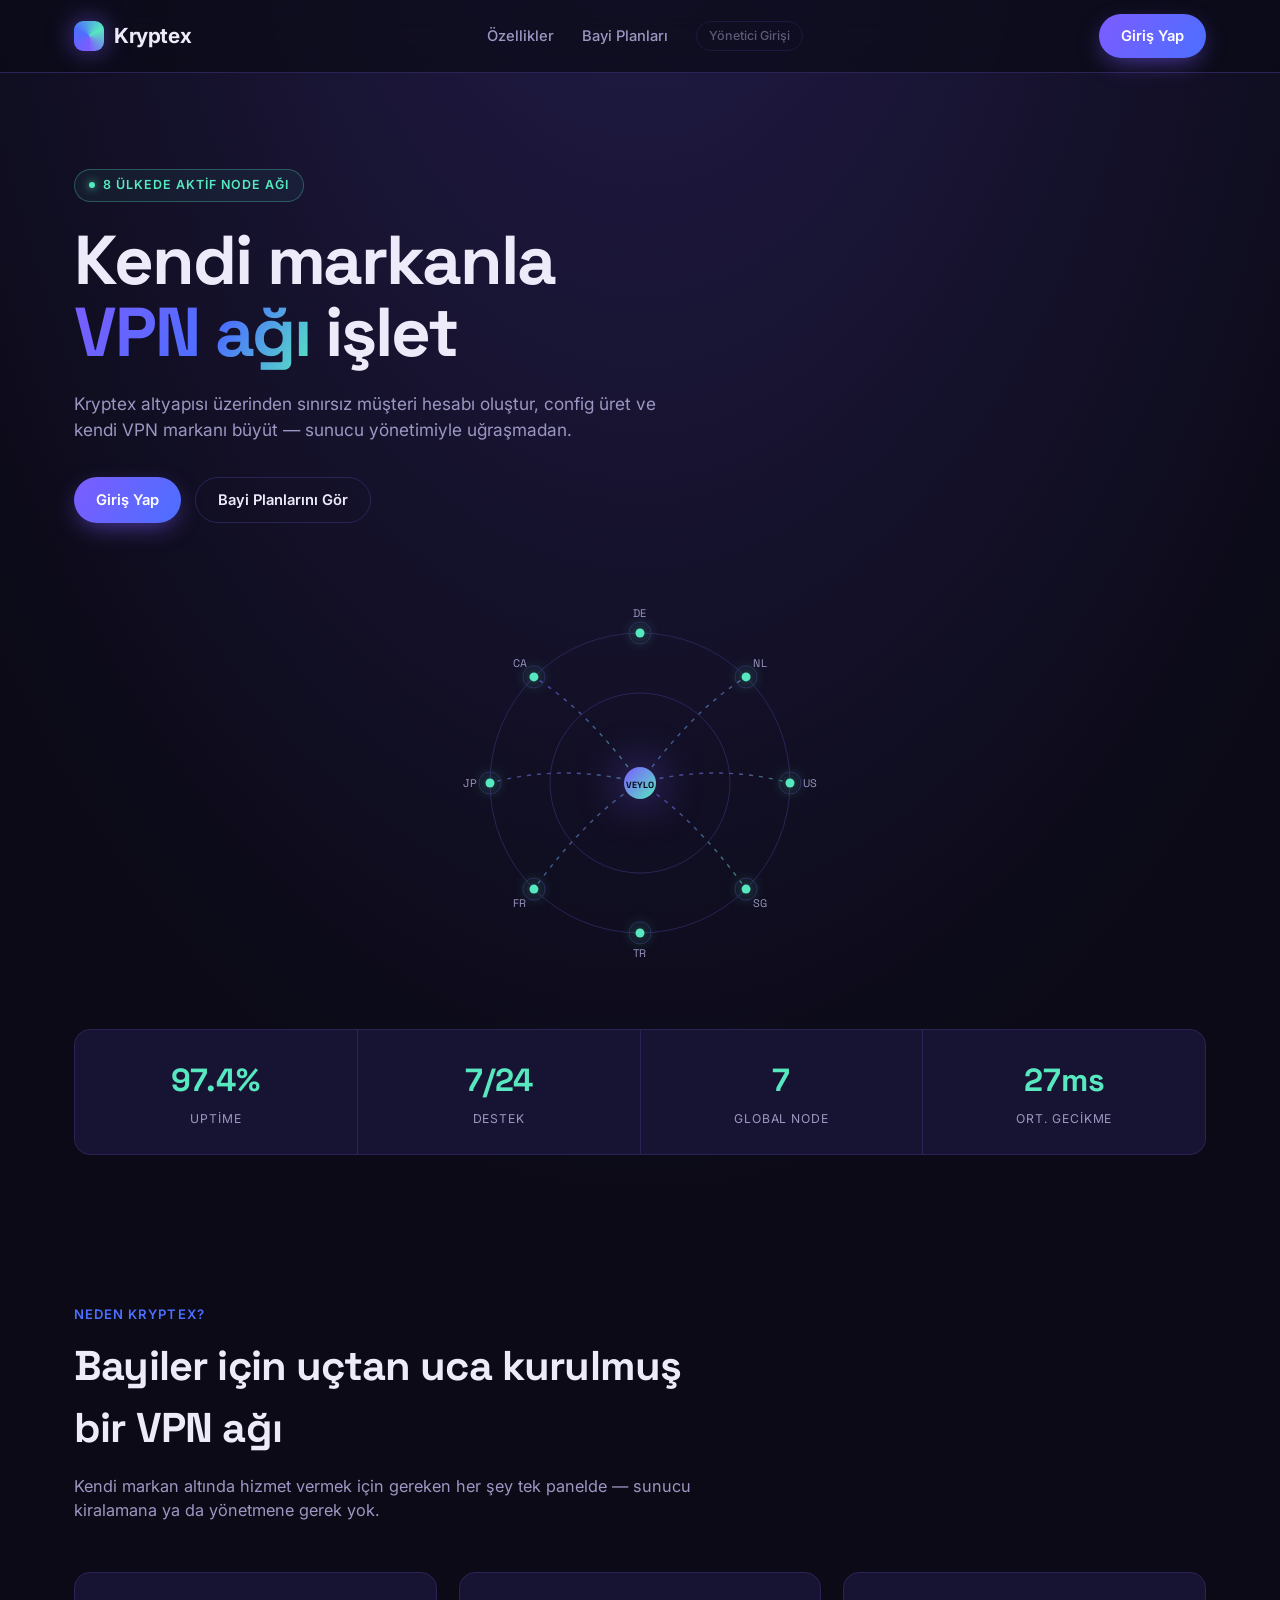
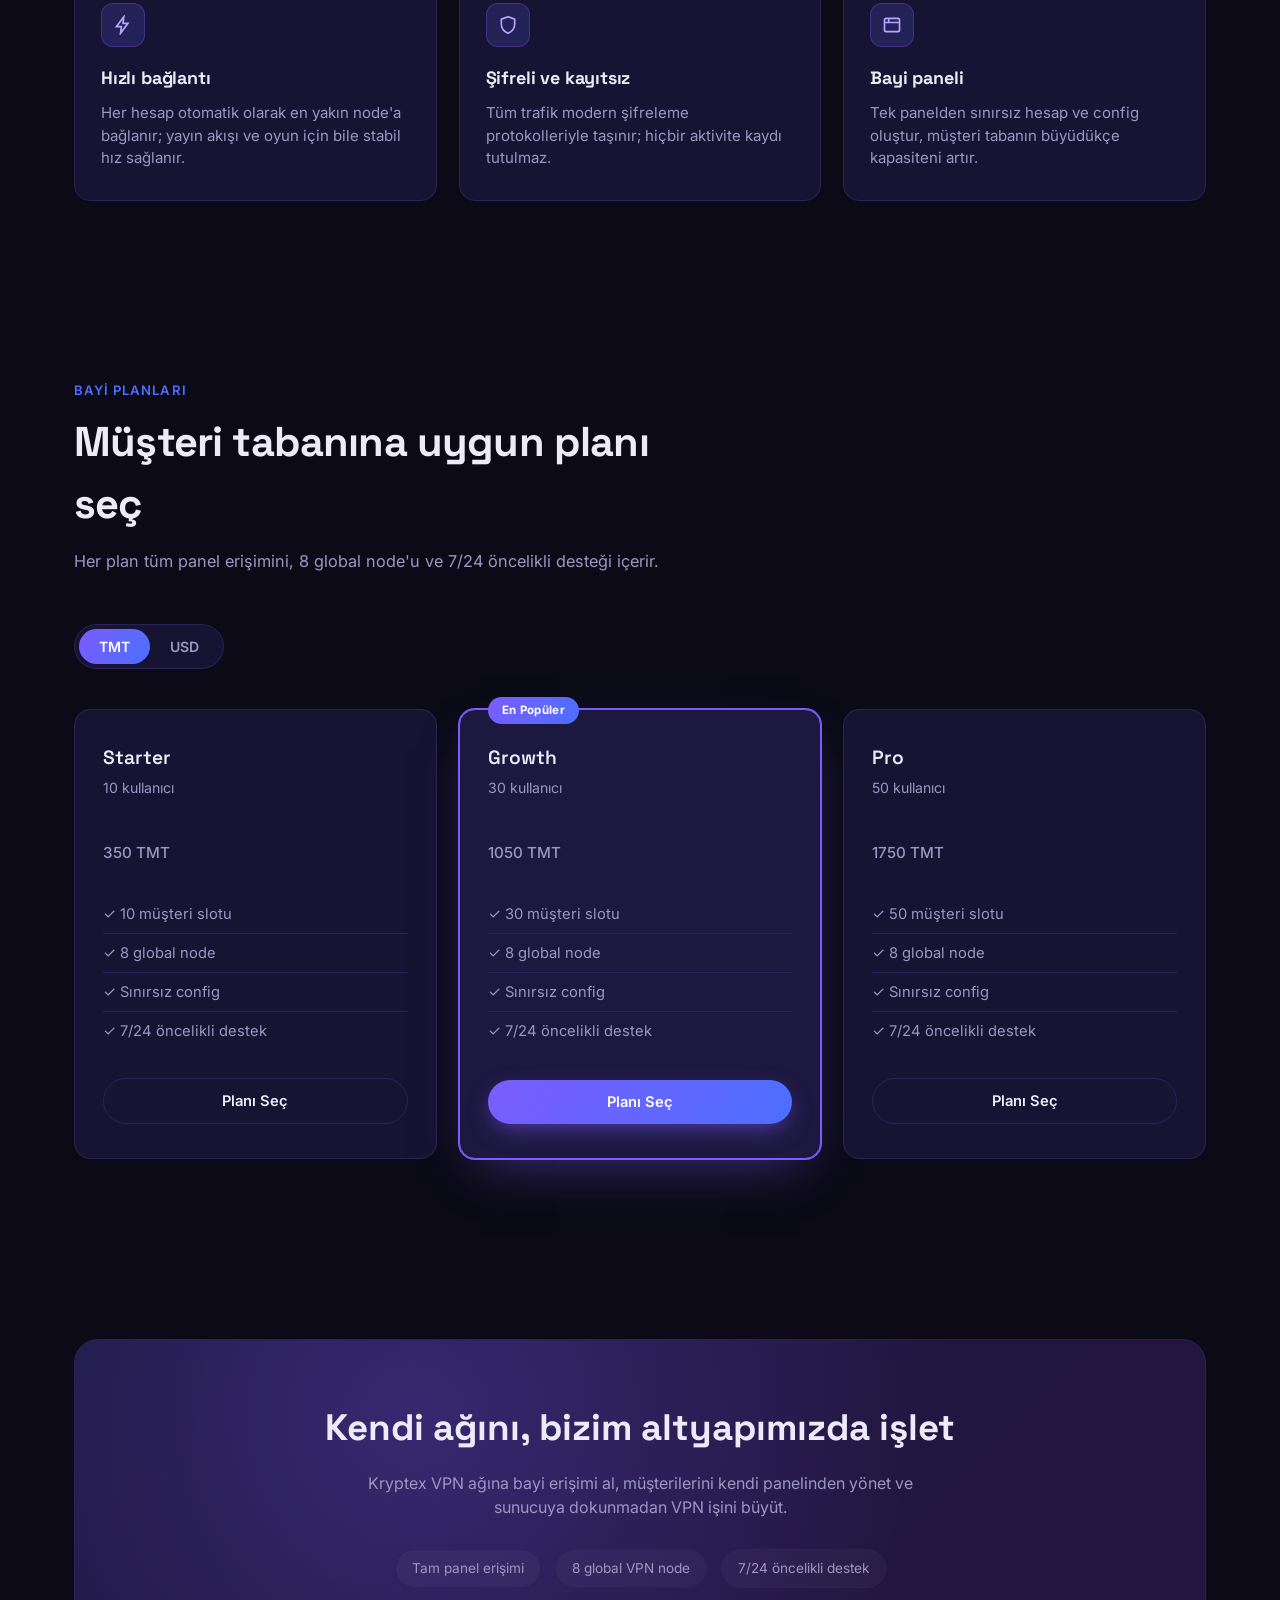
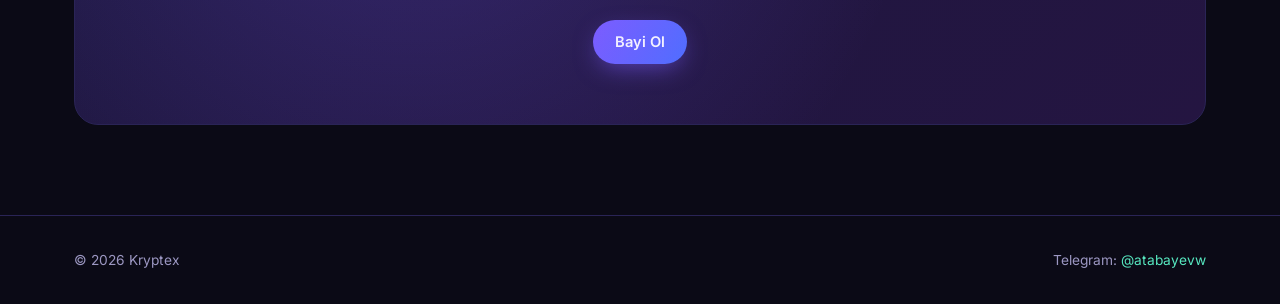
<file: frontend/index.html>
<!DOCTYPE html>
<html lang="tr">
<head>
<meta charset="UTF-8">
<meta name="viewport" content="width=device-width, initial-scale=1.0, viewport-fit=cover, maximum-scale=1.0">
<meta name="theme-color" content="#0B0A16">
<title>Kryptex — Premium VPN Ağı</title>
<link rel="preconnect" href="https://fonts.googleapis.com">
<link href="https://fonts.googleapis.com/css2?family=Space+Grotesk:wght@400;500;600;700&family=Inter:wght@400;500;600&display=swap" rel="stylesheet">
<style>
  :root{
    --bg:#0B0A16;
    --bg-alt:#120F24;
    --surface:#171332;
    --surface-2:#1D1840;
    --line:#2A2456;
    --accent-violet:#7C5CFF;
    --accent-blue:#4C6FFF;
    --accent-cyan:#57E8C0;
    --text:#EDEBFA;
    --text-dim:#9C97C2;
    --radius:16px;
  }
  *{box-sizing:border-box; margin:0; padding:0;}
  html{scroll-behavior:smooth;}
  body{
    background:radial-gradient(ellipse 120% 80% at 50% -10%, #241D4D 0%, var(--bg) 55%);
    color:var(--text);
    font-family:'Inter', sans-serif;
    line-height:1.5;
    overflow-x:hidden;
  }
  h1,h2,h3,.display{font-family:'Space Grotesk', sans-serif;}
  a{color:inherit; text-decoration:none;}
  .wrap{max-width:1180px; margin:0 auto; padding:0 24px;}

  @media (prefers-reduced-motion: reduce){
    *{animation-duration:0.001ms !important; animation-iteration-count:1 !important; transition-duration:0.001ms !important;}
  }

  /* NAV */
  nav{
    position:sticky; top:0; z-index:50;
    backdrop-filter:blur(14px);
    background:rgba(11,10,22,0.7);
    border-bottom:1px solid var(--line);
  }
  nav .wrap{display:flex; align-items:center; justify-content:space-between; height:72px;}
  .logo{display:flex; align-items:center; gap:10px; font-weight:700; font-size:1.3rem; letter-spacing:-0.02em;}
  .logo-mark{
    width:30px; height:30px; border-radius:9px;
    background:conic-gradient(from 180deg, var(--accent-violet), var(--accent-blue), var(--accent-cyan), var(--accent-violet));
    box-shadow:0 0 24px rgba(124,92,255,0.55);
  }
  .nav-links{display:flex; align-items:center; gap:28px;}
  .nav-links a{color:var(--text-dim); font-size:0.92rem; font-weight:500; transition:color .2s;}
  .nav-links a:hover{color:var(--text);}
  .nav-links a.admin-link{font-size:0.78rem; opacity:0.55; border:1px solid var(--line); padding:5px 12px; border-radius:999px;}
  .nav-links a.admin-link:hover{opacity:1; border-color:var(--accent-violet);}
  .btn{
    display:inline-flex; align-items:center; justify-content:center; gap:8px;
    padding:11px 22px; border-radius:999px; font-weight:600; font-size:0.92rem;
    transition:transform .15s ease, box-shadow .2s ease, background .2s ease;
    white-space:nowrap;
  }
  .btn-primary{
    background:linear-gradient(120deg, var(--accent-violet), var(--accent-blue));
    color:#fff; box-shadow:0 8px 24px -6px rgba(124,92,255,0.6);
  }
  .btn-primary:hover{transform:translateY(-2px); box-shadow:0 12px 28px -6px rgba(124,92,255,0.75);}
  .btn-ghost{border:1px solid var(--line); color:var(--text);}
  .btn-ghost:hover{background:var(--surface); border-color:var(--accent-violet);}

  /* HERO */
  .hero{padding:96px 0 60px; position:relative;}
  .eyebrow{
    display:inline-flex; align-items:center; gap:8px;
    font-size:0.78rem; letter-spacing:0.08em; text-transform:uppercase;
    color:var(--accent-cyan); font-weight:600;
    border:1px solid rgba(87,232,192,0.3); background:rgba(87,232,192,0.06);
    padding:6px 14px; border-radius:999px; margin-bottom:22px;
  }
  .eyebrow .dot{width:6px;height:6px;border-radius:50%;background:var(--accent-cyan); box-shadow:0 0 8px var(--accent-cyan); animation:blink 1.8s infinite;}
  @keyframes blink{0%,100%{opacity:1;}50%{opacity:0.3;}}
  .hero h1{
    font-size:clamp(2.4rem, 5.4vw, 4.4rem);
    font-weight:700; letter-spacing:-0.03em; line-height:1.05;
    max-width:820px;
  }
  .hero h1 span{
    background:linear-gradient(120deg, var(--accent-violet), var(--accent-blue) 60%, var(--accent-cyan));
    -webkit-background-clip:text; background-clip:text; color:transparent;
  }
  .hero p{color:var(--text-dim); font-size:1.08rem; max-width:600px; margin-top:22px;}
  .hero-ctas{display:flex; gap:14px; margin-top:34px; flex-wrap:wrap;}

  /* NETWORK VISUAL (signature) */
  .net-visual{
    position:relative; margin-top:70px; height:380px;
    display:flex; align-items:center; justify-content:center;
  }
  .net-visual svg{width:100%; max-width:760px; height:auto; overflow:visible;}
  .net-ring{fill:none; stroke:var(--line); stroke-width:1;}
  .net-link{fill:none; stroke:url(#linkGrad); stroke-width:1.4; opacity:0.55; stroke-dasharray:4 6; animation:dash 22s linear infinite;}
  @keyframes dash{to{stroke-dashoffset:-400;}}
  .net-core{filter:drop-shadow(0 0 22px rgba(124,92,255,0.65));}
  .net-node circle.dot{fill:var(--accent-cyan); filter:drop-shadow(0 0 8px rgba(87,232,192,0.9)); animation:pulse 3s ease-in-out infinite;}
  .net-node:nth-child(odd) circle.dot{animation-delay:1.1s;}
  @keyframes pulse{0%,100%{r:4.5; opacity:1;}50%{r:6.5; opacity:0.65;}}
  .net-label{font-family:'Space Grotesk', sans-serif; font-size:11px; fill:var(--text-dim); letter-spacing:0.02em;}

  /* STATS */
  .stats{
    display:grid; grid-template-columns:repeat(4,1fr); gap:1px;
    background:var(--line); border:1px solid var(--line); border-radius:var(--radius); overflow:hidden;
    margin-top:56px;
  }
  .stat{background:var(--surface); padding:26px 20px; text-align:center;}
  .stat .num{font-family:'Space Grotesk',sans-serif; font-size:2rem; font-weight:700; color:var(--accent-cyan);}
  .stat .label{font-size:0.76rem; color:var(--text-dim); text-transform:uppercase; letter-spacing:0.07em; margin-top:6px;}
  @media (max-width:720px){.stats{grid-template-columns:repeat(2,1fr);}}

  /* SECTIONS */
  section{padding:90px 0;}
  .section-head{max-width:640px; margin-bottom:50px;}
  .section-head .kicker{color:var(--accent-blue); font-weight:600; font-size:0.82rem; text-transform:uppercase; letter-spacing:0.08em;}
  .section-head h2{font-size:clamp(1.8rem,3.4vw,2.6rem); margin-top:10px; letter-spacing:-0.02em;}
  .section-head p{color:var(--text-dim); margin-top:14px; font-size:1.02rem;}

  .features{display:grid; grid-template-columns:repeat(3,1fr); gap:22px;}
  @media (max-width:860px){.features{grid-template-columns:1fr;}}
  .feature-card{
    background:var(--surface); border:1px solid var(--line); border-radius:var(--radius);
    padding:30px 26px; transition:border-color .2s, transform .2s;
  }
  .feature-card:hover{border-color:var(--accent-violet); transform:translateY(-4px);}
  .feature-icon{
    width:44px; height:44px; border-radius:12px; display:flex; align-items:center; justify-content:center;
    background:linear-gradient(135deg, rgba(124,92,255,0.18), rgba(76,111,255,0.18));
    border:1px solid rgba(124,92,255,0.3); margin-bottom:18px;
  }
  .feature-card h3{font-size:1.12rem; margin-bottom:10px; letter-spacing:-0.01em;}
  .feature-card p{color:var(--text-dim); font-size:0.94rem;}

  /* PRICING */
  .currency-toggle{
    display:inline-flex; background:var(--surface); border:1px solid var(--line); border-radius:999px; padding:4px; margin-bottom:40px;
  }
  .currency-toggle button{
    border:none; background:transparent; color:var(--text-dim); font-family:'Inter',sans-serif;
    font-weight:600; font-size:0.88rem; padding:9px 20px; border-radius:999px; cursor:pointer; transition:all .2s;
  }
  .currency-toggle button.active{background:linear-gradient(120deg, var(--accent-violet), var(--accent-blue)); color:#fff;}

  .plans{display:grid; grid-template-columns:repeat(3,1fr); gap:22px; align-items:stretch;}
  @media (max-width:900px){.plans{grid-template-columns:1fr; max-width:420px; margin:0 auto;}}
  .plan{
    background:var(--surface); border:1px solid var(--line); border-radius:var(--radius);
    padding:34px 28px; display:flex; flex-direction:column; position:relative;
  }
  .plan.popular{border-color:var(--accent-violet); background:var(--surface-2); box-shadow:0 0 0 1px var(--accent-violet), 0 20px 50px -20px rgba(124,92,255,0.5);}
  .badge{
    position:absolute; top:-13px; left:28px; background:linear-gradient(120deg, var(--accent-violet), var(--accent-blue));
    color:#fff; font-size:0.72rem; font-weight:700; padding:5px 14px; border-radius:999px; letter-spacing:0.03em;
  }
  .plan-name{font-family:'Space Grotesk',sans-serif; font-size:1.2rem; font-weight:600;}
  .plan-slots{color:var(--text-dim); font-size:0.88rem; margin-top:4px;}
  .plan-price{margin:22px 0; font-family:'Space Grotesk',sans-serif; font-size:2.2rem; font-weight:700;}
  .plan-price span{font-size:0.95rem; color:var(--text-dim); font-family:'Inter',sans-serif; font-weight:500;}
  .plan-feats{list-style:none; margin-bottom:28px; flex-grow:1;}
  .plan-feats li{display:flex; align-items:center; gap:10px; padding:8px 0; color:var(--text-dim); font-size:0.92rem; border-top:1px solid var(--line);}
  .plan-feats li:first-child{border-top:none;}
  .plan-feats li svg{flex-shrink:0; color:var(--accent-cyan);}
  .plan .btn{width:100%;}

  /* CTA */
  .cta-section{
    background:linear-gradient(135deg, #1D1840, #241541);
    border:1px solid var(--line); border-radius:24px;
    padding:60px 50px; text-align:center; position:relative; overflow:hidden;
  }
  .cta-section::before{
    content:''; position:absolute; inset:0;
    background:radial-gradient(circle at 30% 20%, rgba(124,92,255,0.25), transparent 60%);
  }
  .cta-section h2{font-size:clamp(1.6rem,3vw,2.3rem); position:relative;}
  .cta-section p{color:var(--text-dim); max-width:560px; margin:16px auto 30px; position:relative;}
  .cta-pills{display:flex; gap:14px; justify-content:center; flex-wrap:wrap; margin-bottom:32px; position:relative;}
  .pill{border:1px solid var(--line); background:rgba(255,255,255,0.03); padding:8px 16px; border-radius:999px; font-size:0.85rem; color:var(--text-dim);}

  footer{border-top:1px solid var(--line); padding:34px 0; color:var(--text-dim); font-size:0.86rem;}
  footer .wrap{display:flex; justify-content:space-between; align-items:center; flex-wrap:wrap; gap:12px;}
</style>
</head>
<body>

<nav>
  <div class="wrap">
    <div class="logo"><div class="logo-mark"></div>Kryptex</div>
    <div class="nav-links">
      <a href="#features">Özellikler</a>
      <a href="#pricing">Bayi Planları</a>
      <a href="admin-login.html" class="admin-link">Yönetici Girişi</a>
    </div>
    <a href="login.html" class="btn btn-primary">Giriş Yap</a>
  </div>
</nav>

<header class="hero">
  <div class="wrap">
    <div class="eyebrow"><span class="dot"></span>8 ülkede aktif node ağı</div>
    <h1>Kendi markanla<br><span>VPN ağı</span> işlet</h1>
    <p>Kryptex altyapısı üzerinden sınırsız müşteri hesabı oluştur, config üret ve kendi VPN markanı büyüt — sunucu yönetimiyle uğraşmadan.</p>
    <div class="hero-ctas">
      <a href="login.html" class="btn btn-primary">Giriş Yap</a>
      <a href="#pricing" class="btn btn-ghost">Bayi Planlarını Gör</a>
    </div>

    <div class="net-visual">
      <svg viewBox="0 0 760 380" xmlns="http://www.w3.org/2000/svg">
        <defs>
          <linearGradient id="linkGrad" x1="0" y1="0" x2="1" y2="1">
            <stop offset="0%" stop-color="#7C5CFF"/>
            <stop offset="100%" stop-color="#57E8C0"/>
          </linearGradient>
        </defs>
        <circle class="net-ring" cx="380" cy="190" r="150"/>
        <circle class="net-ring" cx="380" cy="190" r="90"/>
        <g id="links"></g>
        <g id="nodes"></g>
        <circle class="net-core" cx="380" cy="190" r="16" fill="url(#linkGrad)"/>
        <text x="380" y="195" text-anchor="middle" font-size="9" fill="#0B0A16" font-weight="700" font-family="Space Grotesk">VEYLO</text>
      </svg>
    </div>

    <div class="stats">
      <div class="stat"><div class="num" data-target="99.9" data-suffix="%">0%</div><div class="label">Uptime</div></div>
      <div class="stat"><div class="num">7/24</div><div class="label">Destek</div></div>
      <div class="stat"><div class="num" data-target="8" data-suffix="">0</div><div class="label">Global Node</div></div>
      <div class="stat"><div class="num" data-target="28" data-suffix="ms">0ms</div><div class="label">Ort. Gecikme</div></div>
    </div>
  </div>
</header>

<section id="features">
  <div class="wrap">
    <div class="section-head">
      <div class="kicker">Neden Kryptex?</div>
      <h2>Bayiler için uçtan uca kurulmuş bir VPN ağı</h2>
      <p>Kendi markan altında hizmet vermek için gereken her şey tek panelde — sunucu kiralamana ya da yönetmene gerek yok.</p>
    </div>
    <div class="features">
      <div class="feature-card">
        <div class="feature-icon">
          <svg width="20" height="20" viewBox="0 0 24 24" fill="none" stroke="#B7A6FF" stroke-width="2"><path d="M13 2 4 14h6l-1 8 9-12h-6l1-8z"/></svg>
        </div>
        <h3>Hızlı bağlantı</h3>
        <p>Her hesap otomatik olarak en yakın node'a bağlanır; yayın akışı ve oyun için bile stabil hız sağlanır.</p>
      </div>
      <div class="feature-card">
        <div class="feature-icon">
          <svg width="20" height="20" viewBox="0 0 24 24" fill="none" stroke="#B7A6FF" stroke-width="2"><path d="M12 2 4 5v6c0 5 3.5 9 8 11 4.5-2 8-6 8-11V5l-8-3z"/></svg>
        </div>
        <h3>Şifreli ve kayıtsız</h3>
        <p>Tüm trafik modern şifreleme protokolleriyle taşınır; hiçbir aktivite kaydı tutulmaz.</p>
      </div>
      <div class="feature-card">
        <div class="feature-icon">
          <svg width="20" height="20" viewBox="0 0 24 24" fill="none" stroke="#B7A6FF" stroke-width="2"><rect x="3" y="4" width="18" height="16" rx="2"/><path d="M3 9h18M8 4v5"/></svg>
        </div>
        <h3>Bayi paneli</h3>
        <p>Tek panelden sınırsız hesap ve config oluştur, müşteri tabanın büyüdükçe kapasiteni artır.</p>
      </div>
    </div>
  </div>
</section>

<section id="pricing">
  <div class="wrap">
    <div class="section-head">
      <div class="kicker">Bayi Planları</div>
      <h2>Müşteri tabanına uygun planı seç</h2>
      <p>Her plan tüm panel erişimini, 8 global node'u ve 7/24 öncelikli desteği içerir.</p>
    </div>

    <div class="currency-toggle">
      <button id="btn-tmt" class="active">TMT</button>
      <button id="btn-usd">USD</button>
    </div>

    <div class="plans">
      <div class="plan">
        <div class="plan-name">Starter</div>
        <div class="plan-slots">10 kullanıcı</div>
        <div class="plan-price"><span class="price-val" data-tmt="350" data-usd="100">350 TMT</span></div>
        <ul class="plan-feats">
          <li>✓ 10 müşteri slotu</li>
          <li>✓ 8 global node</li>
          <li>✓ Sınırsız config</li>
          <li>✓ 7/24 öncelikli destek</li>
        </ul>
        <a href="https://t.me/atabayevw" class="btn btn-ghost">Planı Seç</a>
      </div>
      <div class="plan popular">
        <div class="badge">En Popüler</div>
        <div class="plan-name">Growth</div>
        <div class="plan-slots">30 kullanıcı</div>
        <div class="plan-price"><span class="price-val" data-tmt="1050" data-usd="300">1050 TMT</span></div>
        <ul class="plan-feats">
          <li>✓ 30 müşteri slotu</li>
          <li>✓ 8 global node</li>
          <li>✓ Sınırsız config</li>
          <li>✓ 7/24 öncelikli destek</li>
        </ul>
        <a href="https://t.me/atabayevw" class="btn btn-primary">Planı Seç</a>
      </div>
      <div class="plan">
        <div class="plan-name">Pro</div>
        <div class="plan-slots">50 kullanıcı</div>
        <div class="plan-price"><span class="price-val" data-tmt="1750" data-usd="500">1750 TMT</span></div>
        <ul class="plan-feats">
          <li>✓ 50 müşteri slotu</li>
          <li>✓ 8 global node</li>
          <li>✓ Sınırsız config</li>
          <li>✓ 7/24 öncelikli destek</li>
        </ul>
        <a href="https://t.me/atabayevw" class="btn btn-ghost">Planı Seç</a>
      </div>
    </div>
  </div>
</section>

<section>
  <div class="wrap">
    <div class="cta-section">
      <h2>Kendi ağını, bizim altyapımızda işlet</h2>
      <p>Kryptex VPN ağına bayi erişimi al, müşterilerini kendi panelinden yönet ve sunucuya dokunmadan VPN işini büyüt.</p>
      <div class="cta-pills">
        <div class="pill">Tam panel erişimi</div>
        <div class="pill">8 global VPN node</div>
        <div class="pill">7/24 öncelikli destek</div>
      </div>
      <a href="https://t.me/atabayevw" class="btn btn-primary">Bayi Ol</a>
    </div>
  </div>
</section>

<footer>
  <div class="wrap">
    <div>© 2026 Kryptex</div>
    <div>Telegram: <a href="https://t.me/atabayevw" style="color:var(--accent-cyan)">@atabayevw</a></div>
  </div>
</footer>

<script>
  // Build network nodes/links (8 countries around the core)
  const countries = ["DE","NL","US","SG","TR","FR","JP","CA"];
  const cx = 380, cy = 190, r = 150;
  const nodesG = document.getElementById('nodes');
  const linksG = document.getElementById('links');
  countries.forEach((code, i) => {
    const angle = (i / countries.length) * Math.PI * 2 - Math.PI/2;
    const x = cx + r * Math.cos(angle);
    const y = cy + r * Math.sin(angle);

    const link = document.createElementNS("http://www.w3.org/2000/svg","path");
    link.setAttribute("class","net-link");
    link.setAttribute("d", `M${cx},${cy} Q${(cx+x)/2},${(cy+y)/2 - 20} ${x},${y}`);
    linksG.appendChild(link);

    const g = document.createElementNS("http://www.w3.org/2000/svg","g");
    g.setAttribute("class","net-node");
    const dot = document.createElementNS("http://www.w3.org/2000/svg","circle");
    dot.setAttribute("class","dot"); dot.setAttribute("cx",x); dot.setAttribute("cy",y); dot.setAttribute("r",4.5);
    const ring = document.createElementNS("http://www.w3.org/2000/svg","circle");
    ring.setAttribute("cx",x); ring.setAttribute("cy",y); ring.setAttribute("r",11);
    ring.setAttribute("fill","none"); ring.setAttribute("stroke","#2A2456");
    const label = document.createElementNS("http://www.w3.org/2000/svg","text");
    label.setAttribute("class","net-label");
    label.setAttribute("x", x + (Math.cos(angle)*20));
    label.setAttribute("y", y + (Math.sin(angle)*20) + 4);
    label.setAttribute("text-anchor","middle");
    label.textContent = code;
    g.appendChild(ring); g.appendChild(dot); g.appendChild(label);
    nodesG.appendChild(g);
  });

  // Animated stat counters
  const counters = document.querySelectorAll('.stat .num[data-target]');
  const animateCounter = (el) => {
    const target = parseFloat(el.dataset.target);
    const suffix = el.dataset.suffix || '';
    const isFloat = target % 1 !== 0;
    let cur = 0;
    const step = target / 40;
    const tick = () => {
      cur += step;
      if (cur >= target) { el.textContent = (isFloat ? target.toFixed(1) : target) + suffix; return; }
      el.textContent = (isFloat ? cur.toFixed(1) : Math.floor(cur)) + suffix;
      requestAnimationFrame(tick);
    };
    tick();
  };
  const obs = new IntersectionObserver((entries) => {
    entries.forEach(e => { if (e.isIntersecting) { animateCounter(e.target); obs.unobserve(e.target); } });
  }, {threshold:0.5});
  counters.forEach(c => obs.observe(c));

  // Currency toggle
  const btnTMT = document.getElementById('btn-tmt');
  const btnUSD = document.getElementById('btn-usd');
  const priceEls = document.querySelectorAll('.price-val');
  function setCurrency(cur){
    priceEls.forEach(el => {
      const val = el.dataset[cur];
      el.textContent = cur === 'tmt' ? `${val} TMT` : `$${val}`;
    });
    btnTMT.classList.toggle('active', cur==='tmt');
    btnUSD.classList.toggle('active', cur==='usd');
  }
  btnTMT.addEventListener('click', () => setCurrency('tmt'));
  btnUSD.addEventListener('click', () => setCurrency('usd'));
</script>

</body>
</html>
</file>
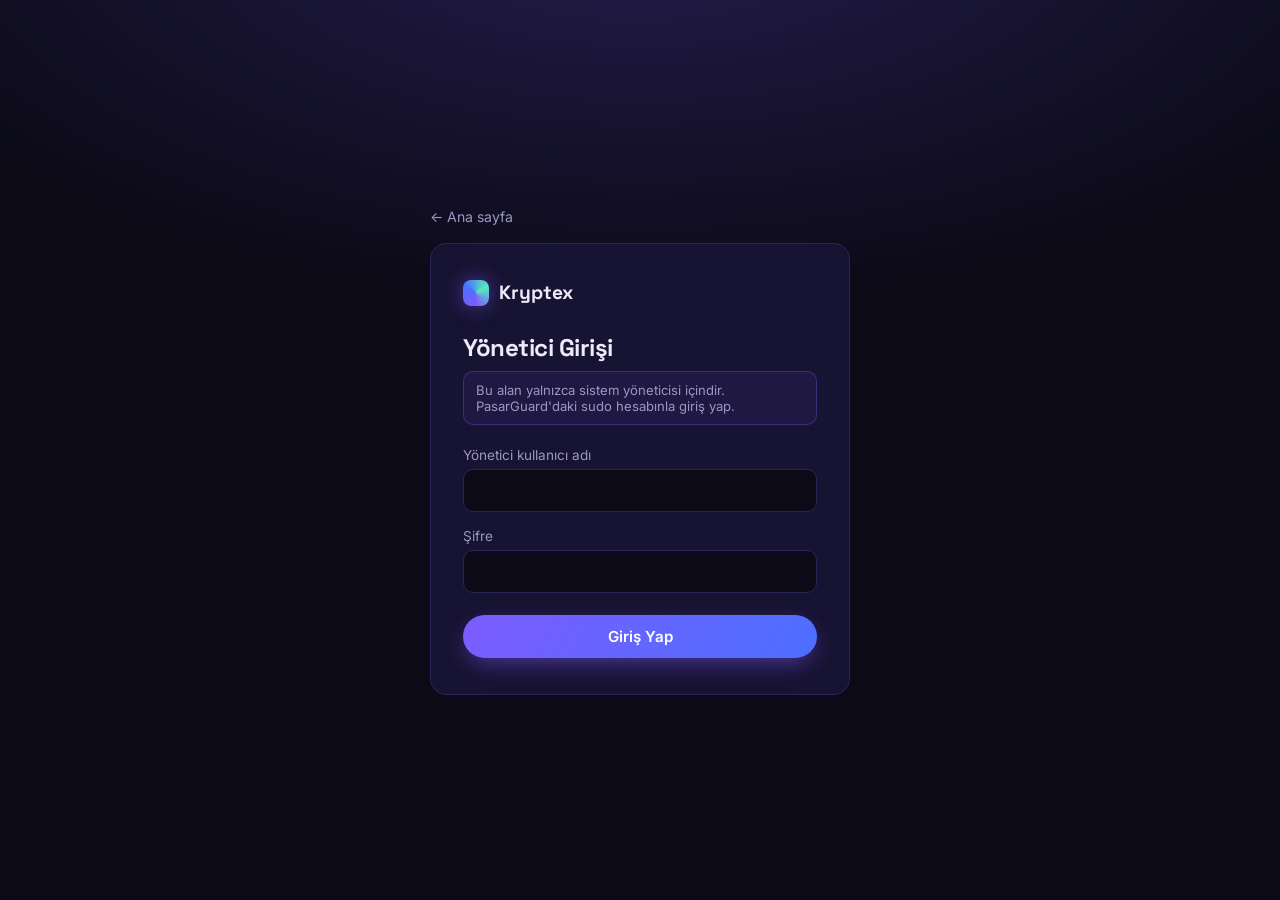
<file: frontend/admin-login.html>
<!DOCTYPE html>
<html lang="tr">
<head>
<meta charset="UTF-8">
<meta name="viewport" content="width=device-width, initial-scale=1.0">
<meta name="robots" content="noindex, nofollow">
<title>Yönetici Girişi — Kryptex</title>
<link rel="preconnect" href="https://fonts.googleapis.com">
<link href="https://fonts.googleapis.com/css2?family=Space+Grotesk:wght@600;700&family=Inter:wght@400;500;600&display=swap" rel="stylesheet">
<link rel="stylesheet" href="auth.css">
</head>
<body>
  <div class="auth-wrap">
    <a href="index.html" class="back-link">← Ana sayfa</a>
    <div class="auth-card">
      <div class="logo"><div class="logo-mark"></div>Kryptex</div>
      <h1>Yönetici Girişi</h1>
      <div class="notice-box">Bu alan yalnızca sistem yöneticisi içindir. PasarGuard'daki sudo hesabınla giriş yap.</div>

      <form id="login-form">
        <label>Yönetici kullanıcı adı
          <input type="text" name="username" autocomplete="username" required>
        </label>
        <label>Şifre
          <input type="password" name="password" autocomplete="current-password" required>
        </label>
        <div id="error-box" class="error-box" hidden></div>
        <button type="submit" class="btn btn-primary">Giriş Yap</button>
      </form>
    </div>
  </div>

<script>
  const form = document.getElementById('login-form');
  const errorBox = document.getElementById('error-box');

  form.addEventListener('submit', async (e) => {
    e.preventDefault();
    errorBox.hidden = true;
    const fd = new FormData(form);
    const submitBtn = form.querySelector('button[type="submit"]');
    submitBtn.disabled = true;
    submitBtn.textContent = 'Giriş yapılıyor...';

    try {
      const res = await fetch('/api/auth/login', {
        method: 'POST',
        headers: {'Content-Type': 'application/json'},
        credentials: 'include',
        body: JSON.stringify({
          username: fd.get('username'),
          password: fd.get('password'),
        }),
      });
      const data = await res.json();
      if (!res.ok) throw new Error(data.detail || 'Giriş başarısız');

      if (!data.is_sudo) {
        throw new Error('Bu hesap yönetici (sudo) hesabı değil.');
      }
      window.location.href = 'admin-dashboard.html';
    } catch (err) {
      errorBox.textContent = err.message;
      errorBox.hidden = false;
      submitBtn.disabled = false;
      submitBtn.textContent = 'Giriş Yap';
    }
  });
</script>
</body>
</html>
</file>
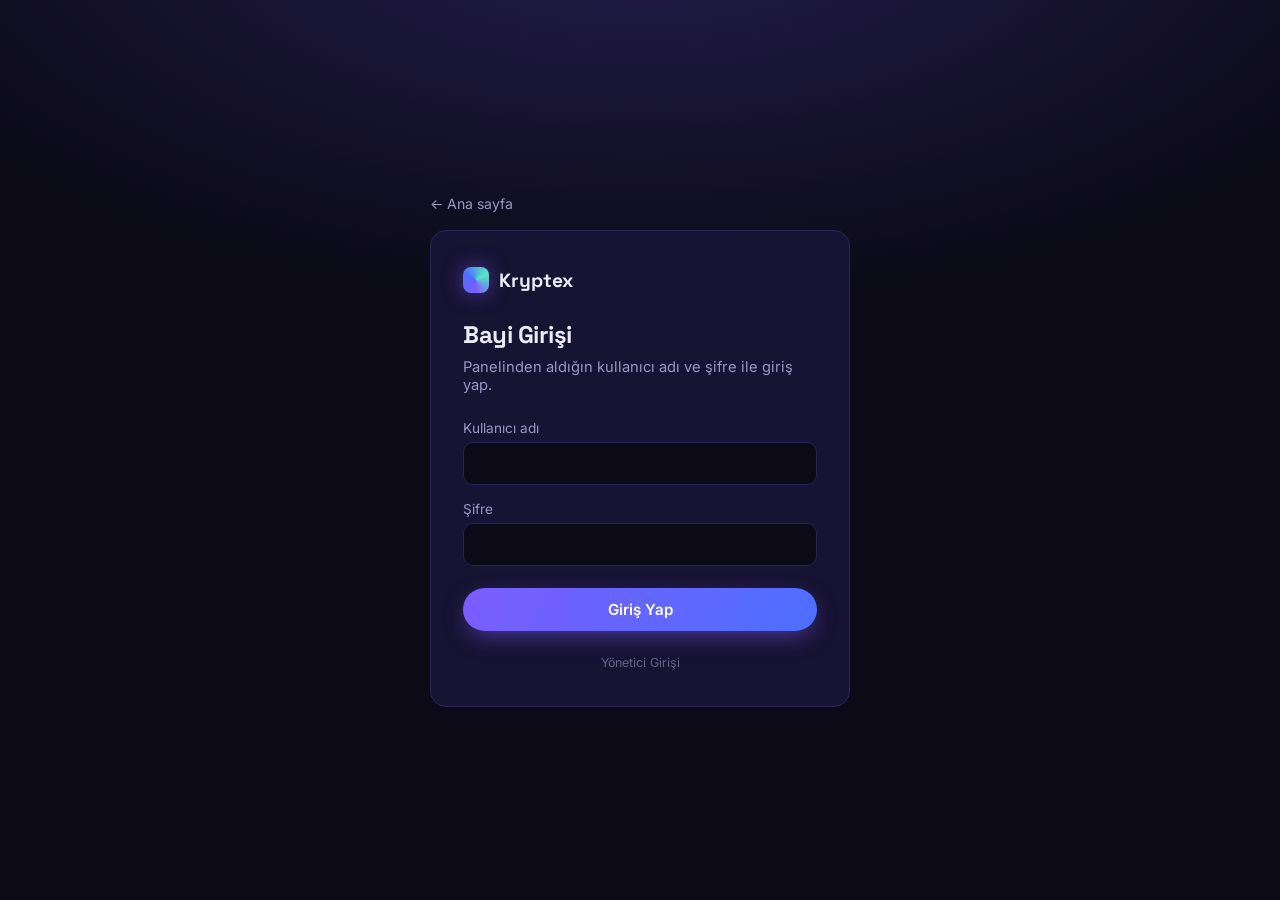
<file: frontend/login.html>
<!DOCTYPE html>
<html lang="tr">
<head>
<meta charset="UTF-8">
<meta name="viewport" content="width=device-width, initial-scale=1.0">
<title>Giriş Yap — Kryptex</title>
<link rel="preconnect" href="https://fonts.googleapis.com">
<link href="https://fonts.googleapis.com/css2?family=Space+Grotesk:wght@600;700&family=Inter:wght@400;500;600&display=swap" rel="stylesheet">
<link rel="stylesheet" href="auth.css">
</head>
<body>
  <div class="auth-wrap">
    <a href="index.html" class="back-link">← Ana sayfa</a>
    <div class="auth-card">
      <div class="logo"><div class="logo-mark"></div>Kryptex</div>
      <h1>Bayi Girişi</h1>
      <p class="sub">Panelinden aldığın kullanıcı adı ve şifre ile giriş yap.</p>

      <form id="login-form">
        <label>Kullanıcı adı
          <input type="text" name="username" autocomplete="username" required>
        </label>
        <label>Şifre
          <input type="password" name="password" autocomplete="current-password" required>
        </label>
        <div id="error-box" class="error-box" hidden></div>
        <button type="submit" class="btn btn-primary">Giriş Yap</button>
      </form>

      <a href="admin-login.html" class="admin-link">Yönetici Girişi</a>
    </div>
  </div>

<script>
  const form = document.getElementById('login-form');
  const errorBox = document.getElementById('error-box');

  form.addEventListener('submit', async (e) => {
    e.preventDefault();
    errorBox.hidden = true;
    const fd = new FormData(form);
    const submitBtn = form.querySelector('button[type="submit"]');
    submitBtn.disabled = true;
    submitBtn.textContent = 'Giriş yapılıyor...';

    try {
      const res = await fetch('/api/auth/login', {
        method: 'POST',
        headers: {'Content-Type': 'application/json'},
        credentials: 'include',
        body: JSON.stringify({
          username: fd.get('username'),
          password: fd.get('password'),
        }),
      });
      const data = await res.json();
      if (!res.ok) throw new Error(data.detail || 'Giriş başarısız');

      window.location.href = data.is_sudo ? 'admin-dashboard.html' : 'reseller-dashboard.html';
    } catch (err) {
      errorBox.textContent = err.message;
      errorBox.hidden = false;
      submitBtn.disabled = false;
      submitBtn.textContent = 'Giriş Yap';
    }
  });
</script>
</body>
</html>
</file>
<file: frontend/auth.css>
:root{
  --bg:#0B0A16; --surface:#171332; --surface-2:#1D1840; --line:#2A2456;
  --accent-violet:#7C5CFF; --accent-blue:#4C6FFF; --accent-cyan:#57E8C0;
  --text:#EDEBFA; --text-dim:#9C97C2; --radius:16px;
}
*{box-sizing:border-box; margin:0; padding:0;}
body{
  background:radial-gradient(ellipse 120% 80% at 50% -10%, #241D4D 0%, var(--bg) 55%);
  color:var(--text); font-family:'Inter', sans-serif; min-height:100vh;
  display:flex; align-items:center; justify-content:center; padding:24px;
}
h1{font-family:'Space Grotesk', sans-serif; letter-spacing:-0.02em;}
a{color:inherit; text-decoration:none;}

.auth-wrap{width:100%; max-width:420px; position:relative;}
.back-link{display:inline-block; margin-bottom:18px; color:var(--text-dim); font-size:0.88rem;}
.back-link:hover{color:var(--text);}

.auth-card{
  background:var(--surface); border:1px solid var(--line); border-radius:var(--radius);
  padding:36px 32px;
}
.logo{display:flex; align-items:center; gap:10px; font-family:'Space Grotesk',sans-serif; font-weight:700; font-size:1.2rem; margin-bottom:26px;}
.logo-mark{
  width:26px; height:26px; border-radius:8px;
  background:conic-gradient(from 180deg, var(--accent-violet), var(--accent-blue), var(--accent-cyan), var(--accent-violet));
  box-shadow:0 0 20px rgba(124,92,255,0.5);
}
h1{font-size:1.5rem; margin-bottom:8px;}
.sub{color:var(--text-dim); font-size:0.92rem; margin-bottom:26px;}

form{display:flex; flex-direction:column; gap:16px;}
label{display:flex; flex-direction:column; gap:6px; font-size:0.85rem; color:var(--text-dim);}
input{
  background:var(--bg); border:1px solid var(--line); border-radius:10px;
  padding:11px 14px; color:var(--text); font-size:0.95rem; font-family:'Inter',sans-serif;
  outline:none; transition:border-color .2s;
}
input:focus{border-color:var(--accent-violet);}

.btn{
  display:inline-flex; align-items:center; justify-content:center;
  padding:12px 20px; border-radius:999px; font-weight:600; font-size:0.95rem; border:none;
  cursor:pointer; font-family:'Inter',sans-serif; transition:transform .15s, box-shadow .2s, opacity .2s;
}
.btn-primary{
  background:linear-gradient(120deg, var(--accent-violet), var(--accent-blue)); color:#fff;
  box-shadow:0 8px 24px -6px rgba(124,92,255,0.6); margin-top:6px;
}
.btn-primary:hover{transform:translateY(-2px);}
.btn-primary:disabled{opacity:0.6; cursor:default; transform:none;}

.error-box{
  background:rgba(255,90,90,0.08); border:1px solid rgba(255,90,90,0.35); color:#FF9E9E;
  padding:10px 12px; border-radius:10px; font-size:0.85rem;
}

.admin-link{
  display:block; text-align:center; margin-top:24px; font-size:0.78rem; color:var(--text-dim); opacity:0.6;
}
.admin-link:hover{opacity:1; color:var(--accent-cyan);}

.notice-box{
  background:rgba(124,92,255,0.08); border:1px solid rgba(124,92,255,0.3); color:var(--text-dim);
  padding:10px 12px; border-radius:10px; font-size:0.82rem; margin-bottom:22px;
}
</file>
